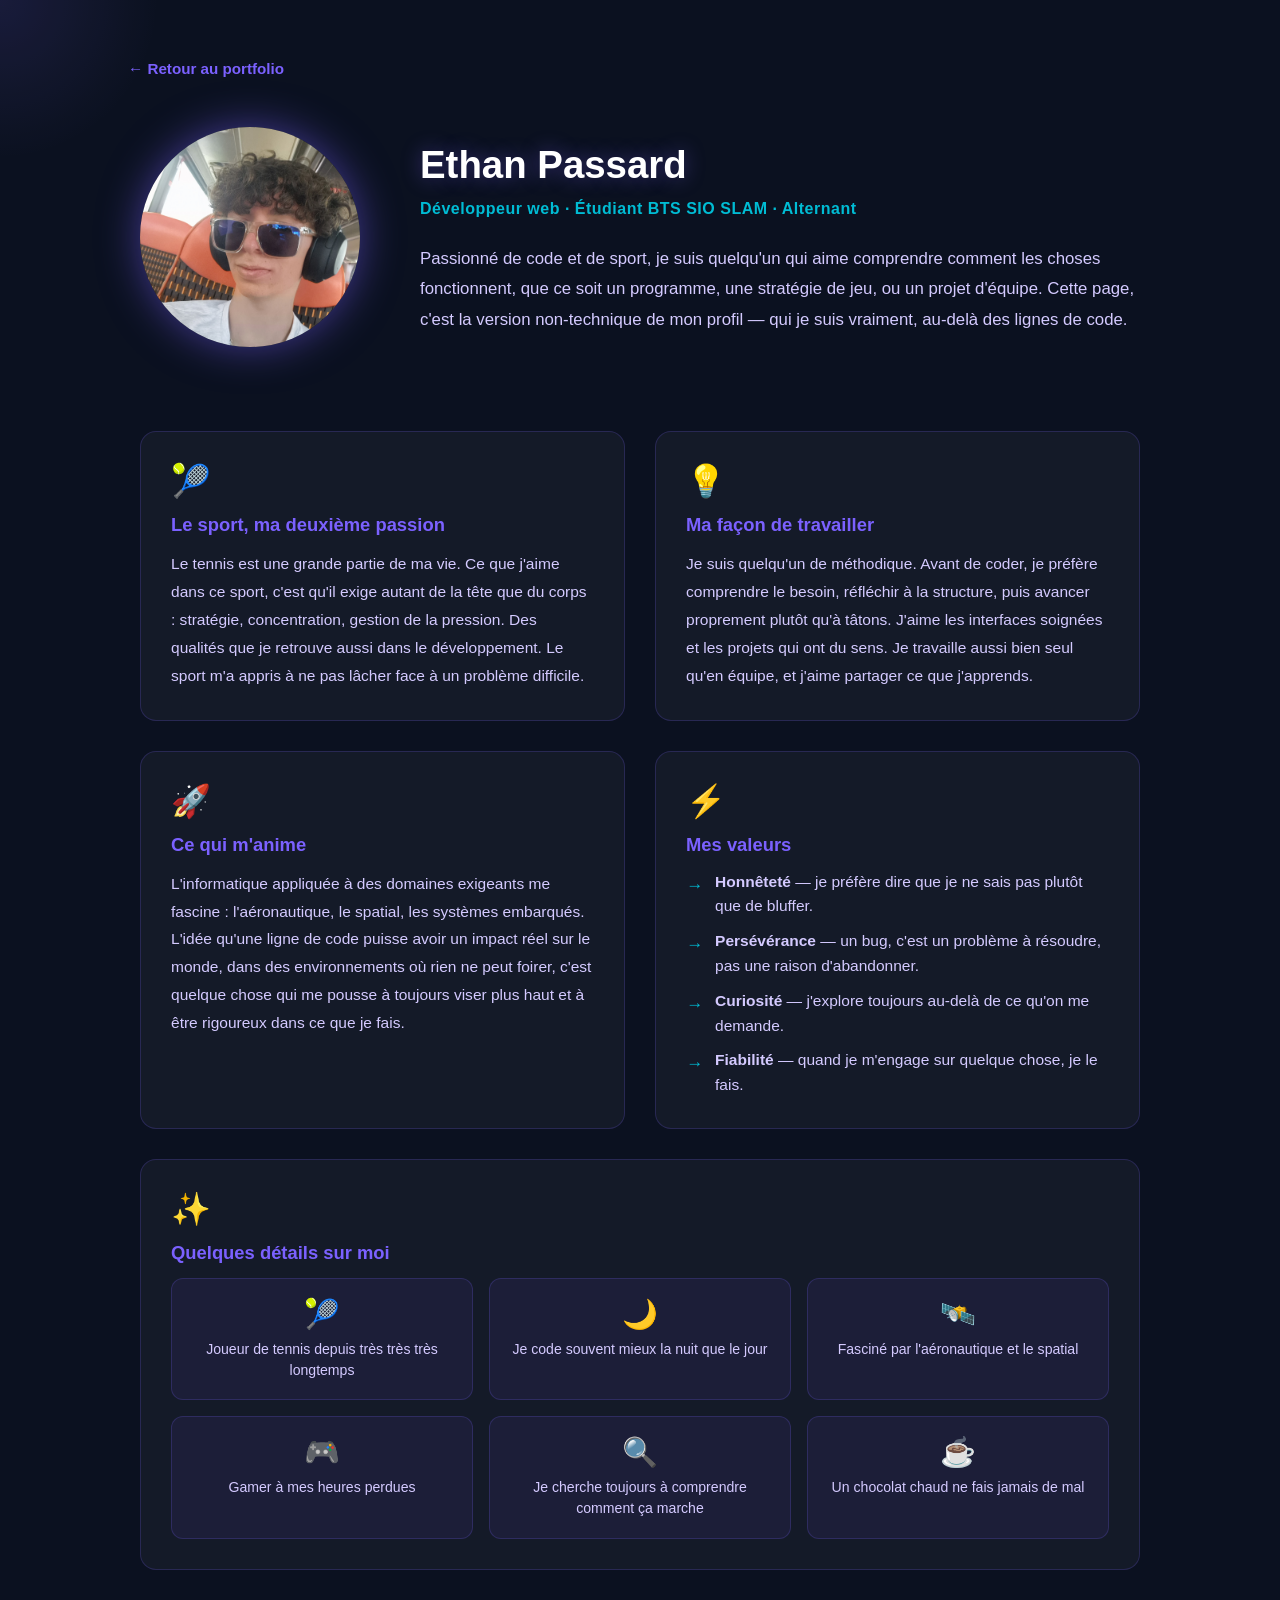
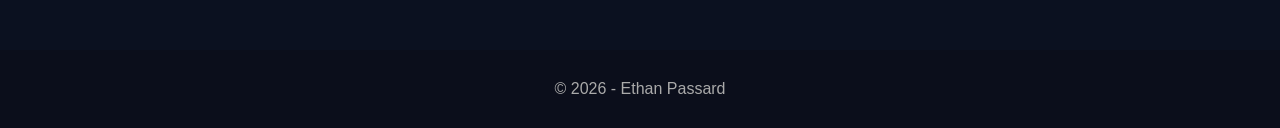
<file: about.html>
<!DOCTYPE html>
<html lang="fr">
<head>
    <meta charset="UTF-8">
    <meta name="viewport" content="width=device-width, initial-scale=1.0">
    <title>À propos — Ethan Passard</title>
    <link rel="stylesheet" href="styles.css">
    <style>
        /* --- PAGE ABOUT --- */
        .about-page {
            min-height: 100vh;
            background: #0b1120;
            padding: 60px 10% 80px;
        }

        .back-btn {
            display: inline-flex;
            align-items: center;
            gap: 8px;
            color: #7b61ff;
            text-decoration: none;
            font-weight: 600;
            font-size: 0.95em;
            margin-bottom: 50px;
            transition: gap 0.3s, opacity 0.3s;
        }

        .back-btn:hover {
            gap: 12px;
            opacity: 0.8;
        }

        .about-hero {
            display: flex;
            align-items: center;
            gap: 60px;
            max-width: 1000px;
            margin: 0 auto 80px;
            flex-wrap: wrap;
        }

        .about-hero-photo {
            flex-shrink: 0;
        }

        .about-hero-photo img {
            width: 220px;
            height: 220px;
            border-radius: 50%;
            object-fit: cover;
            object-position: 90% 0%;
            box-shadow: 0 0 40px rgba(123, 97, 255, 0.5);
        }

        .about-hero-text {
            flex: 1;
            min-width: 260px;
        }

        .about-hero-text h1 {
            font-size: 2.4em;
            font-weight: 700;
            color: #fff;
            margin-bottom: 8px;
            text-shadow: 0 0 20px rgba(123, 97, 255, 0.4);
        }

        .about-hero-text .subtitle {
            color: #00bcd4;
            font-size: 1em;
            font-weight: 600;
            letter-spacing: 0.5px;
            margin-bottom: 20px;
        }

        .about-hero-text p {
            color: #d4caff;
            line-height: 1.8;
            font-size: 1.05em;
        }

        /* --- BLOCS THÉMATIQUES --- */
        .about-blocks {
            max-width: 1000px;
            margin: 0 auto;
            display: grid;
            grid-template-columns: repeat(2, 1fr);
            gap: 30px;
        }

        .about-block {
            background: rgba(255, 255, 255, 0.04);
            border: 1px solid rgba(123, 97, 255, 0.2);
            border-radius: 16px;
            padding: 30px;
            transition: box-shadow 0.3s, transform 0.3s;
        }

        .about-block:hover {
            box-shadow: 0 0 25px rgba(123, 97, 255, 0.2);
            transform: translateY(-3px);
        }

        .about-block.full-width {
            grid-column: 1 / -1;
        }

        .block-icon {
            font-size: 2em;
            margin-bottom: 14px;
        }

        .about-block h2 {
            font-size: 1.15em;
            font-weight: 700;
            color: #7b61ff;
            margin-bottom: 14px;
            text-align: left;
        }

        .about-block p {
            color: #d4caff;
            line-height: 1.8;
            font-size: 0.97em;
        }

        /* --- VALEURS --- */
        .values-list {
            list-style: none;
            padding: 0;
            display: flex;
            flex-direction: column;
            gap: 10px;
        }

        .values-list li {
            display: flex;
            align-items: flex-start;
            gap: 12px;
            color: #d4caff;
            font-size: 0.97em;
            line-height: 1.6;
        }

        .values-list li span.icon {
            color: #00bcd4;
            font-size: 1.1em;
            flex-shrink: 0;
            margin-top: 2px;
        }

        /* --- FUN FACTS --- */
        .facts-grid {
            display: grid;
            grid-template-columns: repeat(3, 1fr);
            gap: 16px;
        }

        .fact-item {
            background: rgba(123, 97, 255, 0.08);
            border: 1px solid rgba(123, 97, 255, 0.2);
            border-radius: 12px;
            padding: 18px;
            text-align: center;
        }

        .fact-item .fact-emoji {
            font-size: 1.8em;
            display: block;
            margin-bottom: 8px;
        }

        .fact-item p {
            color: #d4caff;
            font-size: 0.88em;
            line-height: 1.5;
            margin: 0;
        }

        /* --- RESPONSIVE --- */
        @media (max-width: 768px) {
            .about-blocks {
                grid-template-columns: 1fr;
            }

            .about-block.full-width {
                grid-column: auto;
            }

            .about-hero {
                flex-direction: column;
                text-align: center;
            }

            .facts-grid {
                grid-template-columns: repeat(2, 1fr);
            }
        }
    </style>
</head>
<body>
    <div id="cursor-glow"></div>

    <div class="about-page">

        <a href="index.html" class="back-btn">← Retour au portfolio</a>

        <!-- HERO -->
        <div class="about-hero">
            <div class="about-hero-photo">
                <img src="image%20de%20moi%20drole.jpg" alt="Ethan Passard">
            </div>
            <div class="about-hero-text">
                <h1>Ethan Passard</h1>
                <p class="subtitle">Développeur web · Étudiant BTS SIO SLAM · Alternant</p>
                <p>
                    Passionné de code et de sport, je suis quelqu'un qui aime comprendre comment les choses fonctionnent,
                    que ce soit un programme, une stratégie de jeu, ou un projet d'équipe.
                    Cette page, c'est la version non-technique de mon profil — qui je suis vraiment, au-delà des lignes de code.
                </p>
            </div>
        </div>

        <!-- BLOCS -->
        <div class="about-blocks">

            <!-- Le sport -->
            <div class="about-block">
                <div class="block-icon">🎾</div>
                <h2>Le sport, ma deuxième passion</h2>
                <p>
                    Le tennis est une grande partie de ma vie. Ce que j'aime dans ce sport, c'est qu'il exige
                    autant de la tête que du corps : stratégie, concentration, gestion de la pression.
                    Des qualités que je retrouve aussi dans le développement.
                    Le sport m'a appris à ne pas lâcher face à un problème difficile.
                </p>
            </div>

            <!-- Ma façon de travailler -->
            <div class="about-block">
                <div class="block-icon">💡</div>
                <h2>Ma façon de travailler</h2>
                <p>
                    Je suis quelqu'un de méthodique. Avant de coder, je préfère comprendre le besoin,
                    réfléchir à la structure, puis avancer proprement plutôt qu'à tâtons.
                    J'aime les interfaces soignées et les projets qui ont du sens.
                    Je travaille aussi bien seul qu'en équipe, et j'aime partager ce que j'apprends.
                </p>
            </div>

            <!-- Ce qui m'anime -->
            <div class="about-block">
                <div class="block-icon">🚀</div>
                <h2>Ce qui m'anime</h2>
                <p>
                    L'informatique appliquée à des domaines exigeants me fascine : l'aéronautique, le spatial,
                    les systèmes embarqués. L'idée qu'une ligne de code puisse avoir un impact réel sur le monde,
                    dans des environnements où rien ne peut foirer, c'est quelque chose qui me pousse à toujours
                    viser plus haut et à être rigoureux dans ce que je fais.
                </p>
            </div>

            <!-- Mes valeurs -->
            <div class="about-block">
                <div class="block-icon">⚡</div>
                <h2>Mes valeurs</h2>
                <ul class="values-list">
                    <li><span class="icon">→</span> <span><strong>Honnêteté</strong> — je préfère dire que je ne sais pas plutôt que de bluffer.</span></li>
                    <li><span class="icon">→</span> <span><strong>Persévérance</strong> — un bug, c'est un problème à résoudre, pas une raison d'abandonner.</span></li>
                    <li><span class="icon">→</span> <span><strong>Curiosité</strong> — j'explore toujours au-delà de ce qu'on me demande.</span></li>
                    <li><span class="icon">→</span> <span><strong>Fiabilité</strong> — quand je m'engage sur quelque chose, je le fais.</span></li>
                </ul>
            </div>

            <!-- Fun facts -->
            <div class="about-block full-width">
                <div class="block-icon">✨</div>
                <h2>Quelques détails sur moi</h2>
                <div class="facts-grid">
                    <div class="fact-item">
                        <span class="fact-emoji">🎾</span>
                        <p>Joueur de tennis depuis très très très longtemps</p>
                    </div>
                    <div class="fact-item">
                        <span class="fact-emoji">🌙</span>
                        <p>Je code souvent mieux la nuit que le jour</p>
                    </div>
                    <div class="fact-item">
                        <span class="fact-emoji">🛰️</span>
                        <p>Fasciné par l'aéronautique et le spatial</p>
                    </div>
                    <div class="fact-item">
                        <span class="fact-emoji">🎮</span>
                        <p>Gamer à mes heures perdues</p>
                    </div>
                    <div class="fact-item">
                        <span class="fact-emoji">🔍</span>
                        <p>Je cherche toujours à comprendre comment ça marche</p>
                    </div>
                    <div class="fact-item">
                        <span class="fact-emoji">☕</span>
                        <p>Un chocolat chaud ne fais jamais de mal</p>
                    </div>
                </div>
            </div>

        </div>
    </div>

    <footer>
        <p>© 2026 - Ethan Passard</p>
    </footer>

    <script>
        const cursorGlow = document.getElementById("cursor-glow");
        document.addEventListener("mousemove", e => {
            cursorGlow.style.left = e.clientX + "px";
            cursorGlow.style.top  = e.clientY + "px";
        });
    </script>
</body>
</html>
</file>
<file: styles.css>
/* --- STYLES GÉNÉRAUX --- */
* {
    margin: 0;
    padding: 0;
    box-sizing: border-box;
    font-family: "Poppins", sans-serif;
}

body {
    color: #f2f2f2;
    background-color: #0b1120;
    scroll-behavior: smooth;
}

/* --- NAVBAR --- */
header {
    position: fixed;
    top: 0;
    width: 100%;
    background: rgba(11, 17, 32, 0.8);
    backdrop-filter: blur(10px);
    z-index: 1000;
}

nav {
    max-width: 1200px;
    margin: auto;
    display: flex;
    justify-content: space-between;
    align-items: center;
    padding: 15px 30px;
}

.logo {
    font-size: 1.2em;
    font-weight: 700;
    color: #7b61ff;
}

.nav-links {
    list-style: none;
    display: flex;
    gap: 20px;
}

.nav-links a {
    text-decoration: none;
    color: #f2f2f2;
    font-weight: 500;
    transition: 0.3s;
}

.nav-links a:hover {
    color: #7b61ff;
}

.nav-links a.active {
    color: #7b61ff;
    text-shadow: 0 0 8px #7b61ff;
}

/* --- SECTIONS --- */
h2 {
    text-align: center;
    margin-bottom: 30px;
    font-size: 2em;
}

.section {
    padding: 100px 10%;
    background-color: #0b1120;
}

.section.alt {
    background-color: #1b1033;
}

/* --- HERO --- */
#hero {
    position: relative;
    height: 100vh;
    display: flex;
    justify-content: center;
    align-items: center;
    text-align: center;
    overflow: hidden;
}

#bg-video {
    position: absolute;
    top: 0;
    left: 0;
    width: 100%;
    height: 100%;
    object-fit: cover;
    z-index: -2;
}

.overlay {
    position: absolute;
    top: 0;
    left: 0;
    width: 100%;
    height: 100%;
    background: rgba(0, 0, 0, 0.6);
    z-index: -1;
}

.hero-content {
    margin-top: 60px;
}

.availability-badge {
    display: inline-flex;
    align-items: center;
    gap: 8px;
    background: rgba(0, 230, 118, 0.08);
    border: 1px solid rgba(0, 230, 118, 0.3);
    color: #7effa0;
    font-size: 0.75em;
    font-weight: 500;
    padding: 5px 13px;
    border-radius: 25px;
    letter-spacing: 0.3px;
    white-space: nowrap;
}

.pulse-dot {
    width: 8px;
    height: 8px;
    background: #00e676;
    border-radius: 50%;
    position: relative;
    flex-shrink: 0;
}

.pulse-dot::before {
    content: '';
    position: absolute;
    inset: -4px;
    border-radius: 50%;
    background: rgba(0, 230, 118, 0.45);
    animation: pulse-ring 1.6s ease-out infinite;
}

@keyframes pulse-ring {
    0%   { transform: scale(0.7); opacity: 1; }
    100% { transform: scale(2);   opacity: 0; }
}

.hero-content h1 {
    position: relative;
    font-size: 3em;
    letter-spacing: 2px;
    color: #ffffff;
    text-shadow: 0 0 15px #7b61ff;
}

.hero-content h1::before,
.hero-content h1::after {
    content: attr(data-text);
    position: absolute;
    top: 0;
    left: 0;
    width: 100%;
    height: 100%;
    font-size: 1em;
}

.hero-content h1::before {
    color: #00bcd4;
    animation: glitch-top 5s infinite;
    clip-path: polygon(0 20%, 100% 20%, 100% 45%, 0 45%);
}

.hero-content h1::after {
    color: #ff61e6;
    animation: glitch-bot 5s infinite;
    clip-path: polygon(0 60%, 100% 60%, 100% 80%, 0 80%);
}

@keyframes glitch-top {
    0%, 88%, 100% { transform: translate(0);        opacity: 0; }
    89%           { transform: translate(-4px, 1px); opacity: 0.85; }
    91%           { transform: translate(4px, -1px); opacity: 0.85; }
    93%           { transform: translate(-2px, 2px); opacity: 0.85; }
    95%           { transform: translate(0);         opacity: 0; }
}

@keyframes glitch-bot {
    0%, 88%, 100% { transform: translate(0);        opacity: 0; }
    90%           { transform: translate(4px, 1px);  opacity: 0.85; }
    92%           { transform: translate(-4px, -1px); opacity: 0.85; }
    94%           { transform: translate(2px, -2px); opacity: 0.85; }
    96%           { transform: translate(0);         opacity: 0; }
}

.hero-content .tagline {
    font-size: 1.2em;
    margin: 15px 0 30px;
    color: #d4caff;
}

.btn {
    background: linear-gradient(90deg, #7b61ff, #00bcd4);
    color: white;
    padding: 12px 25px;
    border-radius: 25px;
    text-decoration: none;
    font-weight: 600;
    transition: 0.3s;
}

.btn:hover {
    opacity: 0.85;
    transform: scale(1.05);
}

/* --- SECTION À PROPOS --- */
.about-container {
    display: flex;
    justify-content: space-between;
    align-items: center;
    gap: 50px;
    max-width: 1000px;
    margin: 0 auto;
    flex-wrap: wrap;
}

.about-text {
    flex: 1;
    font-size: 1.1em;
    line-height: 1.6;
}

.about-photo {
    flex: 1;
    display: flex;
    justify-content: center;
}

.about-photo img {
    width: 340px;
    height: 340px;
    object-fit: cover;
    object-position: 90% 0%;
    border-radius: 50%;
    box-shadow: 0 0 25px rgba(123, 97, 255, 0.4);
    transition: 0.3s;
}

.about-photo a img {
    transition: transform 0.3s ease, box-shadow 0.3s ease;
}

.about-photo a img:hover {
    transform: scale(1.05);
    box-shadow: 0 0 40px rgba(123, 97, 255, 0.7);
    cursor: pointer;
}

/* --- PROJETS --- */
.project-grid {
    display: grid;
    grid-template-columns: repeat(3, 1fr);
    gap: 20px;
}

.project-card {
    background: rgba(255, 255, 255, 0.05);
    padding: 40px 20px;
    border-radius: 15px;
    text-align: center;
    transition: 0.3s;
    cursor: pointer;
}

.project-card:hover {
    transform: translateY(-5px);
    box-shadow: 0 0 15px rgba(123, 97, 255, 0.5);
}

.project-short {
    margin-bottom: 20px;
    line-height: 1.6;
    color: #d4caff;
}

/* --- MODALS PROJETS --- */
.project-modal {
    display: none;
    position: fixed;
    top: 0;
    left: 0;
    width: 100%;
    height: 100%;
    background: rgba(0, 0, 0, 0.75);
    backdrop-filter: blur(6px);
    justify-content: center;
    align-items: center;
    z-index: 2000;
}

.modal-content {
    background: #11162b;
    color: #fff;
    width: 60%;
    padding: 35px;
    border-radius: 15px;
    box-shadow: 0 0 25px rgba(123, 97, 255, 0.4);
    animation: fadeIn 0.3s ease;
    max-height: 80vh;
    overflow-y: auto;
}

.close {
    float: right;
    font-size: 28px;
    cursor: pointer;
    color: #fff;
}

.close:hover {
    color: #7b61ff;
}

pre {
    background: #0d0f1e;
    padding: 15px;
    border-radius: 8px;
    overflow-x: auto;
    margin-top: 10px;
}

code {
    color: #c5bfff;
    font-family: "Consolas", monospace;
    font-size: 0.95em;
}

@keyframes fadeIn {
    from { transform: scale(0.95); opacity: 0; }
    to   { transform: scale(1);    opacity: 1; }
}

.github-btn {
    display: block;
    width: fit-content;
    margin: 25px auto 0 auto;
    padding: 12px 25px;
    background: linear-gradient(90deg, #333, #666);
    color: #fff;
    font-weight: 600;
    text-decoration: none;
    border-radius: 8px;
    box-shadow: 0 0 12px rgba(123, 97, 255, 0.4);
    transition: 0.3s ease;
}

.github-btn:hover {
    transform: translateY(-3px) scale(1.05);
    box-shadow: 0 0 18px rgba(123, 97, 255, 0.7);
}

/* --- COMPÉTENCES --- */
.skills-container {
    display: flex;
    justify-content: space-between;
    gap: 60px;
    max-width: 1000px;
    margin: 0 auto;
    flex-wrap: wrap;
}

.skills-column {
    flex: 1;
    min-width: 300px;
}

.skills-column h3 {
    text-align: center;
    color: #00bcd4;
    margin-bottom: 20px;
    font-size: 1.4em;
}

.soft-skills {
    list-style: none;
    padding: 0;
    display: flex;
    flex-direction: column;
    gap: 12px;
    font-size: 1.1em;
    text-align: center;
}

.soft-skills li {
    background: rgba(255, 255, 255, 0.05);
    border-radius: 8px;
    padding: 10px;
    transition: 0.3s;
    box-shadow: 0 0 8px rgba(123, 97, 255, 0.2);
}

.soft-skills li:hover {
    background: rgba(123, 97, 255, 0.2);
    transform: scale(1.05);
    box-shadow: 0 0 15px rgba(123, 97, 255, 0.4);
}

/* --- EXPÉRIENCES / TIMELINE --- */
.timeline {
    position: relative;
    max-width: 800px;
    margin: 50px auto;
    padding-left: 30px;
    border-left: 3px solid rgba(123, 97, 255, 0.4);
}

.timeline-item {
    position: relative;
    margin-bottom: 50px;
}

.timeline-item::before {
    content: '';
    position: absolute;
    left: -12px;
    top: 1px;
    width: 16px;
    height: 16px;
    background: linear-gradient(90deg, #7b61ff, #00bcd4);
    border-radius: 50%;
    box-shadow: 0 0 10px rgba(123, 97, 255, 0.7);
}

.timeline-date {
    color: #00bcd4;
    font-weight: 700;
    margin-bottom: 8px;
    padding-left: 15px;
    position: relative;
    z-index: 2;
}

.timeline-content {
    background: rgba(255, 255, 255, 0.05);
    padding: 20px;
    border-radius: 12px;
    box-shadow: 0 0 10px rgba(123, 97, 255, 0.2);
    transition: 0.3s;
}

.timeline-content:hover {
    transform: translateX(5px);
    box-shadow: 0 0 15px rgba(123, 97, 255, 0.4);
}

.timeline-content h3 {
    margin-bottom: 8px;
    color: #d4caff;
}

.timeline-content p {
    font-size: 0.95em;
    line-height: 1.5;
}

/* --- VEILLE TECHNOLOGIQUE --- */
.veille-container {
    max-width: 900px;
    margin: 0 auto;
    padding: 0 60px;
    line-height: 1.8;
}

.veille-container p {
    text-align: justify;
    margin-bottom: 18px;
}

.veille-updates {
    max-width: 900px;
    margin: 40px auto 0;
    display: flex;
    flex-direction: column;
}

.update {
    background: rgba(255, 255, 255, 0.05);
    padding: 18px 25px;
    border-radius: 10px;
    box-shadow: 0 0 10px rgba(123, 97, 255, 0.2);
    transition: transform 0.3s ease, box-shadow 0.3s ease;
}

.update:hover {
    transform: translateX(5px);
    box-shadow: 0 0 20px rgba(123, 97, 255, 0.4);
}

.update-date {
    color: #00bcd4;
    font-weight: 700;
    display: block;
    margin-bottom: 8px;
}

.update.hidden {
    max-height: 0;
    opacity: 0;
    margin: 0;
    padding-top: 0;
    padding-bottom: 0;
    pointer-events: none;
    overflow: hidden;
    transition: all 0.6s ease;
}

.update.visible {
    max-height: 400px;
    opacity: 1;
    margin-bottom: 25px;
    transition: all 0.6s ease;
}

.voir-plus-container {
    text-align: center;
    margin-top: 20px;
}

#voir-plus-btn {
    background: linear-gradient(90deg, #7b61ff, #00bcd4);
    border: none;
    color: white;
    padding: 10px 25px;
    border-radius: 25px;
    font-weight: 600;
    cursor: pointer;
    transition: 0.3s;
}

#voir-plus-btn:hover {
    transform: scale(1.05);
    box-shadow: 0 0 15px rgba(123, 97, 255, 0.5);
}

/* --- DOCUMENTS --- */
.doc-grid {
    display: flex;
    justify-content: center;
    flex-wrap: wrap;
    gap: 25px;
}

.doc-card {
    display: flex;
    align-items: center;
    gap: 10px;
    text-decoration: none;
    color: #fff;
    font-weight: 600;
    background: rgba(255, 255, 255, 0.05);
    padding: 18px 30px;
    border-radius: 12px;
    box-shadow: 0 0 15px rgba(123, 97, 255, 0.3);
    transition: transform 0.3s, box-shadow 0.3s;
}

.doc-card:hover {
    transform: translateY(-5px);
    box-shadow: 0 0 25px rgba(123, 97, 255, 0.5);
    background: linear-gradient(90deg, #7b61ff, #00bcd4);
}

.doc-card span {
    font-size: 1em;
}

/* --- CONTACT --- */
.contact-buttons {
    display: flex;
    justify-content: center;
    flex-wrap: wrap;
    gap: 20px;
}

.contact-btn {
    display: inline-block;
    text-decoration: none;
    color: white;
    font-weight: 600;
    padding: 14px 28px;
    border-radius: 30px;
    background: linear-gradient(90deg, #7b61ff, #00bcd4);
    box-shadow: 0 0 15px rgba(123, 97, 255, 0.4);
    transition: transform 0.3s, box-shadow 0.3s;
}

.contact-btn:hover {
    transform: translateY(-4px) scale(1.05);
    box-shadow: 0 0 25px rgba(123, 97, 255, 0.7);
}

.contact-btn.linkedin {
    background: linear-gradient(90deg, #0a66c2, #33a0ff);
}

.contact-btn.github {
    background: linear-gradient(90deg, #333, #666);
}

.contact-mail {
    text-align: center;
    font-size: 1.2em;
    color: #d4caff;
    margin-bottom: 25px;
    letter-spacing: 0.5px;
}

/* --- FORMULAIRE DE CONTACT --- */
.contact-form-wrapper {
    max-width: 600px;
    margin: 50px auto 0;
    padding: 35px;
    background: rgba(255, 255, 255, 0.04);
    border-radius: 16px;
    border: 1px solid rgba(123, 97, 255, 0.2);
    box-shadow: 0 0 25px rgba(123, 97, 255, 0.1);
}

.contact-form-title {
    text-align: center;
    color: #d4caff;
    font-size: 1.3em;
    margin-bottom: 25px;
    font-weight: 600;
}

.form-group {
    margin-bottom: 16px;
}

.form-group input,
.form-group textarea {
    width: 100%;
    padding: 13px 18px;
    background: rgba(255, 255, 255, 0.06);
    border: 1px solid rgba(123, 97, 255, 0.25);
    border-radius: 10px;
    color: #f2f2f2;
    font-family: "Poppins", sans-serif;
    font-size: 0.95em;
    outline: none;
    transition: border-color 0.3s, box-shadow 0.3s;
    resize: vertical;
}

.form-group input::placeholder,
.form-group textarea::placeholder {
    color: rgba(212, 202, 255, 0.4);
}

.form-group input:focus,
.form-group textarea:focus {
    border-color: rgba(123, 97, 255, 0.6);
    box-shadow: 0 0 12px rgba(123, 97, 255, 0.2);
}

.form-submit-btn {
    width: 100%;
    padding: 14px;
    background: linear-gradient(90deg, #7b61ff, #00bcd4);
    color: white;
    font-weight: 600;
    font-size: 1em;
    font-family: "Poppins", sans-serif;
    border: none;
    border-radius: 30px;
    cursor: pointer;
    transition: opacity 0.3s, transform 0.3s, box-shadow 0.3s;
    box-shadow: 0 0 15px rgba(123, 97, 255, 0.3);
    margin-top: 8px;
}

.form-submit-btn:hover {
    opacity: 0.9;
    transform: translateY(-2px);
    box-shadow: 0 0 25px rgba(123, 97, 255, 0.5);
}

.form-submit-btn:disabled {
    opacity: 0.6;
    cursor: not-allowed;
    transform: none;
}

.form-status {
    text-align: center;
    margin-top: 15px;
    font-size: 0.9em;
    min-height: 22px;
}

.form-status.success {
    color: #7effa0;
}

.form-status.error {
    color: #ff6b6b;
}

/* --- TOOLTIPS COMPÉTENCES --- */
.soft-skills li {
    position: relative;
}

.soft-skills li::after {
    content: attr(data-tooltip);
    position: absolute;
    bottom: calc(100% + 10px);
    left: 50%;
    transform: translateX(-50%) translateY(6px);
    background: rgba(17, 12, 46, 0.95);
    color: #d4caff;
    font-size: 0.78em;
    padding: 7px 13px;
    border-radius: 8px;
    white-space: nowrap;
    pointer-events: none;
    opacity: 0;
    transition: opacity 0.25s ease, transform 0.25s ease;
    border: 1px solid rgba(123, 97, 255, 0.35);
    z-index: 10;
}

.soft-skills li::before {
    content: '';
    position: absolute;
    bottom: calc(100% + 4px);
    left: 50%;
    transform: translateX(-50%) translateY(6px);
    border: 5px solid transparent;
    border-top-color: rgba(123, 97, 255, 0.35);
    pointer-events: none;
    opacity: 0;
    transition: opacity 0.25s ease, transform 0.25s ease;
    z-index: 10;
}

.soft-skills li:hover::after,
.soft-skills li:hover::before {
    opacity: 1;
    transform: translateX(-50%) translateY(0);
}

/* --- MATRIX CANVAS --- */
#matrix-canvas {
    position: fixed;
    top: 0;
    left: 0;
    z-index: 99998;
    pointer-events: none;
    transition: opacity 1s ease;
}

/* --- FOOTER --- */
footer {
    text-align: center;
    padding: 30px 0;
    background: #0b0e1b;
    color: #aaa;
}

/* --- SCROLL LOCK --- */
.no-scroll {
    overflow: hidden;
    height: 100vh;
}

/* --- PRÉLOADER --- */
#preloader {
    position: fixed;
    inset: 0;
    background: #0b1120;
    z-index: 99999;
    display: flex;
    justify-content: center;
    align-items: center;
    transition: opacity 0.7s ease, visibility 0.7s ease;
}

#preloader.hidden {
    opacity: 0;
    visibility: hidden;
    pointer-events: none;
}

.preloader-content {
    text-align: center;
}

.preloader-label {
    font-size: 0.85em;
    letter-spacing: 5px;
    text-transform: uppercase;
    color: #00bcd4;
    margin-bottom: 14px;
    opacity: 0;
    animation: preloader-fadein 0.6s ease 0.2s forwards;
}

.preloader-name {
    font-size: 2.8em;
    font-weight: 700;
    color: #fff;
    letter-spacing: 3px;
    text-shadow: 0 0 25px rgba(123, 97, 255, 0.6);
    margin-bottom: 35px;
    opacity: 0;
    animation: preloader-fadein 0.6s ease 0.5s forwards;
}

.preloader-bar {
    width: 260px;
    height: 3px;
    background: rgba(255, 255, 255, 0.1);
    border-radius: 10px;
    overflow: hidden;
    margin: 0 auto;
    opacity: 0;
    animation: preloader-fadein 0.4s ease 0.9s forwards;
}

.preloader-fill {
    height: 100%;
    width: 0%;
    background: linear-gradient(90deg, #7b61ff, #00bcd4);
    border-radius: 10px;
    animation: preloader-progress 1.8s ease 1s forwards;
}

@keyframes preloader-fadein {
    to { opacity: 1; }
}

@keyframes preloader-progress {
    0%   { width: 0%; }
    70%  { width: 85%; }
    100% { width: 100%; }
}

/* --- BARRE DE PROGRESSION SCROLL --- */
#scroll-progress {
    position: absolute;
    bottom: 0;
    left: 0;
    height: 2px;
    width: 0%;
    background: linear-gradient(90deg, #7b61ff, #00bcd4);
    transition: width 0.1s linear;
    z-index: 1001;
}

/* --- BOUTON RETOUR EN HAUT --- */
#back-to-top {
    position: fixed;
    bottom: 35px;
    right: 35px;
    width: 48px;
    height: 48px;
    border-radius: 50%;
    border: none;
    background: linear-gradient(135deg, #7b61ff, #00bcd4);
    color: #fff;
    font-size: 1.3em;
    font-weight: 700;
    cursor: pointer;
    z-index: 999;
    opacity: 0;
    transform: translateY(20px);
    transition: opacity 0.3s ease, transform 0.3s ease, box-shadow 0.3s ease;
    box-shadow: 0 0 15px rgba(123, 97, 255, 0.4);
}

#back-to-top.visible {
    opacity: 1;
    transform: translateY(0);
}

#back-to-top:hover {
    box-shadow: 0 0 25px rgba(123, 97, 255, 0.7);
    transform: translateY(-4px);
}

/* --- ANIMATIONS AU SCROLL --- */
.reveal {
    opacity: 0;
    transform: translateY(40px);
    transition: opacity 0.7s ease, transform 0.7s ease;
}

.reveal.visible {
    opacity: 1;
    transform: translateY(0);
}

.reveal-left {
    opacity: 0;
    transform: translateX(-40px);
    transition: opacity 0.7s ease, transform 0.7s ease;
}

.reveal-left.visible {
    opacity: 1;
    transform: translateX(0);
}

.reveal-right {
    opacity: 0;
    transform: translateX(40px);
    transition: opacity 0.7s ease, transform 0.7s ease;
}

.reveal-right.visible {
    opacity: 1;
    transform: translateX(0);
}

/* Délais en cascade pour les éléments enfants */
.reveal-stagger > *:nth-child(1) { transition-delay: 0s; }
.reveal-stagger > *:nth-child(2) { transition-delay: 0.1s; }
.reveal-stagger > *:nth-child(3) { transition-delay: 0.2s; }
.reveal-stagger > *:nth-child(4) { transition-delay: 0.3s; }
.reveal-stagger > *:nth-child(5) { transition-delay: 0.4s; }
.reveal-stagger > *:nth-child(6) { transition-delay: 0.5s; }

/* --- CURSEUR LUMINEUX --- */
#cursor-glow {
    pointer-events: none;
    position: fixed;
    width: 320px;
    height: 320px;
    border-radius: 50%;
    background: radial-gradient(circle, rgba(123, 97, 255, 0.12) 0%, transparent 70%);
    transform: translate(-50%, -50%);
    transition: left 0.08s ease, top 0.08s ease;
    z-index: 0;
    mix-blend-mode: screen;
}

/* --- TYPEWRITER --- */
.tagline::after {
    content: '|';
    animation: blink 0.8s step-end infinite;
    color: #7b61ff;
    margin-left: 2px;
}

.tagline.typing-done::after {
    display: none;
}

@keyframes blink {
    0%, 100% { opacity: 1; }
    50%       { opacity: 0; }
}

/* --- HAMBURGER --- */
.hamburger {
    display: none;
    flex-direction: column;
    gap: 6px;
    background: none;
    border: none;
    cursor: pointer;
    padding: 6px;
    z-index: 1100;
}

.hamburger span {
    display: block;
    width: 26px;
    height: 2px;
    background: #f2f2f2;
    border-radius: 2px;
    transition: transform 0.35s ease, opacity 0.35s ease, background 0.3s;
}

.hamburger.open span:nth-child(1) {
    transform: translateY(8px) rotate(45deg);
    background: #7b61ff;
}

.hamburger.open span:nth-child(2) {
    opacity: 0;
    transform: scaleX(0);
}

.hamburger.open span:nth-child(3) {
    transform: translateY(-8px) rotate(-45deg);
    background: #7b61ff;
}

/* --- RESPONSIVE --- */
@media (max-width: 900px) {
    .hamburger {
        display: flex;
    }

    .availability-badge {
        display: none;
    }

    .nav-links {
        position: fixed;
        top: 0;
        left: 0;
        width: 100%;
        height: 100vh;
        background: rgba(11, 17, 32, 0.97);
        backdrop-filter: blur(20px);
        flex-direction: column;
        justify-content: center;
        align-items: center;
        gap: 35px;
        font-size: 1.3em;
        transform: translateY(-100%);
        transition: transform 0.4s cubic-bezier(0.77, 0, 0.18, 1);
        z-index: 1050;
    }

    .nav-links.open {
        transform: translateY(0);
    }

    .about-container {
        flex-direction: column-reverse;
        text-align: center;
    }

    .about-photo img {
        width: 260px;
        height: 260px;
    }

    .skills-container {
        flex-direction: column;
        align-items: center;
    }
}

@media (max-width: 768px) {
    .hero-content h1 {
        font-size: 2.2em;
    }

    .section {
        padding: 70px 8%;
    }

    .timeline {
        padding-left: 20px;
    }

    .timeline-content {
        font-size: 0.9em;
    }
}
</file>
